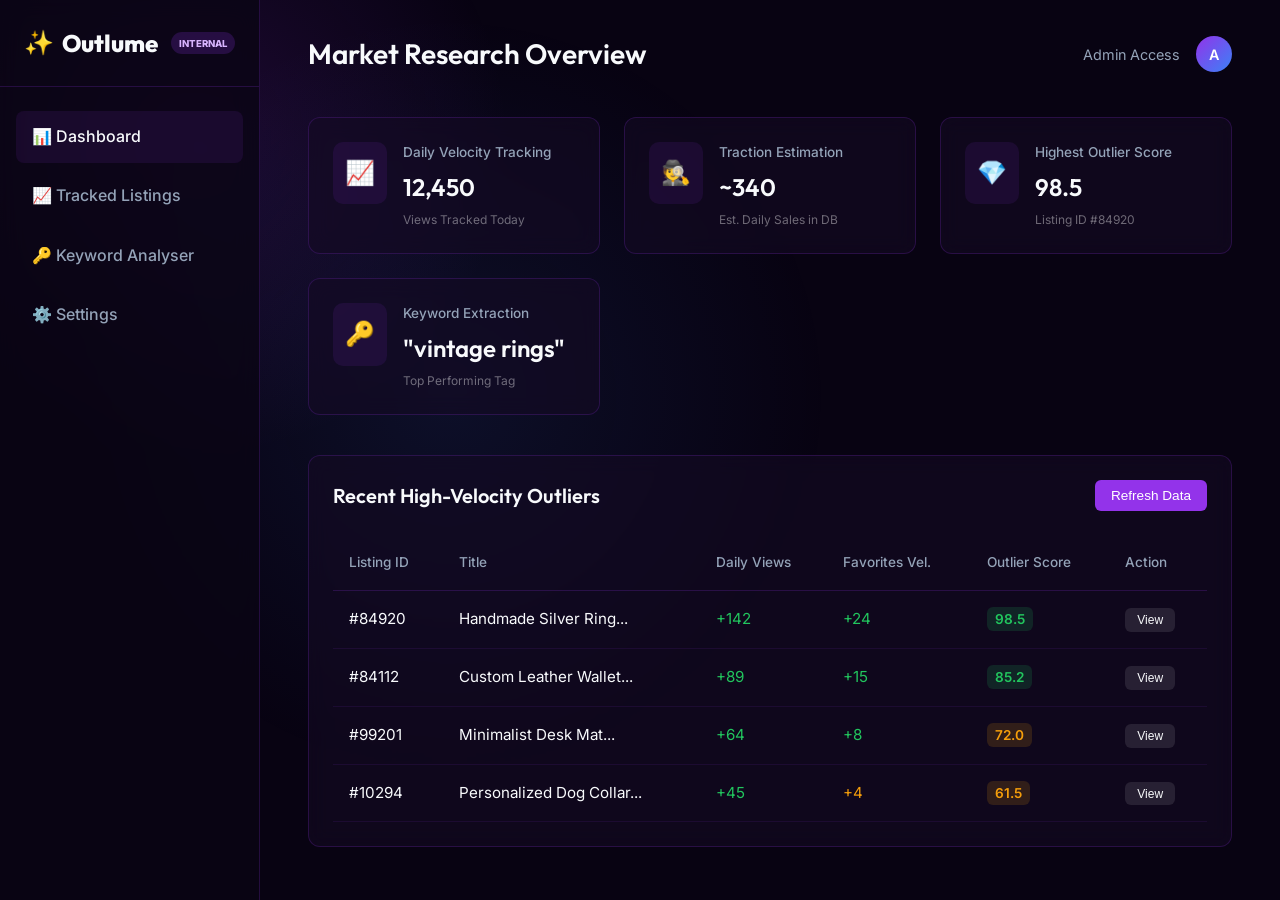
<file: index.html>
<!DOCTYPE html>
<html lang="en">

<head>
    <meta charset="UTF-8">
    <meta name="viewport" content="width=device-width, initial-scale=1.0">
    <title>Outlume Dashboard - Internal Tools</title>
    <link rel="stylesheet" href="index.css">
    <link
        href="https://fonts.googleapis.com/css2?family=Outfit:wght@300;400;600;800&family=Inter:wght@300;400;500;600&display=swap"
        rel="stylesheet">
</head>

<body>
    <div class="glow-bg"></div>
    <div class="app-container">
        <!-- Sidebar -->
        <aside class="sidebar">
            <div class="logo">
                <span class="logo-icon">✨</span>
                <span class="logo-text">Outlume</span>
                <span class="badge">INTERNAL</span>
            </div>
            <nav class="side-nav">
                <a href="index.html" class="nav-item active">📊 Dashboard</a>
                <a href="tracking_listings.html" class="nav-item">📈 Tracked Listings</a>
                <a href="keyword_analyser.html" class="nav-item">🔑 Keyword Analyser</a>
                <a href="settings.html" class="nav-item">⚙️ Settings</a>
            </nav>
        </aside>

        <!-- Main Content -->
        <main class="main-content">
            <header class="top-header">
                <h2>Market Research Overview</h2>
                <div class="user-profile">
                    <span>Admin Access</span>
                    <div class="avatar">A</div>
                </div>
            </header>

            <!-- KPI Cards -->
            <section class="kpi-grid">
                <div class="kpi-card">
                    <div class="kpi-icon">📈</div>
                    <div class="kpi-info">
                        <h3>Daily Velocity Tracking</h3>
                        <p class="kpi-value">12,450</p>
                        <p class="kpi-label">Views Tracked Today</p>
                    </div>
                </div>
                <div class="kpi-card">
                    <div class="kpi-icon">🕵️</div>
                    <div class="kpi-info">
                        <h3>Traction Estimation</h3>
                        <p class="kpi-value">~340</p>
                        <p class="kpi-label">Est. Daily Sales in DB</p>
                    </div>
                </div>
                <div class="kpi-card">
                    <div class="kpi-icon">💎</div>
                    <div class="kpi-info">
                        <h3>Highest Outlier Score</h3>
                        <p class="kpi-value">98.5</p>
                        <p class="kpi-label">Listing ID #84920</p>
                    </div>
                </div>
                <div class="kpi-card">
                    <div class="kpi-icon">🔑</div>
                    <div class="kpi-info">
                        <h3>Keyword Extraction</h3>
                        <p class="kpi-value">"vintage rings"</p>
                        <p class="kpi-label">Top Performing Tag</p>
                    </div>
                </div>
            </section>

            <!-- Data Table -->
            <section class="data-section">
                <div class="section-header">
                    <h3>Recent High-Velocity Outliers</h3>
                    <button class="btn btn-sm btn-primary">Refresh Data</button>
                </div>
                <div class="table-container">
                    <table class="data-table">
                        <thead>
                            <tr>
                                <th>Listing ID</th>
                                <th>Title</th>
                                <th>Daily Views</th>
                                <th>Favorites Vel.</th>
                                <th>Outlier Score</th>
                                <th>Action</th>
                            </tr>
                        </thead>
                        <tbody>
                            <tr>
                                <td>#84920</td>
                                <td>Handmade Silver Ring...</td>
                                <td><span class="text-green">+142</span></td>
                                <td><span class="text-green">+24</span></td>
                                <td><span class="score high">98.5</span></td>
                                <td><button class="btn btn-xs">View</button></td>
                            </tr>
                            <tr>
                                <td>#84112</td>
                                <td>Custom Leather Wallet...</td>
                                <td><span class="text-green">+89</span></td>
                                <td><span class="text-green">+15</span></td>
                                <td><span class="score high">85.2</span></td>
                                <td><button class="btn btn-xs">View</button></td>
                            </tr>
                            <tr>
                                <td>#99201</td>
                                <td>Minimalist Desk Mat...</td>
                                <td><span class="text-green">+64</span></td>
                                <td><span class="text-green">+8</span></td>
                                <td><span class="score medium">72.0</span></td>
                                <td><button class="btn btn-xs">View</button></td>
                            </tr>
                            <tr>
                                <td>#10294</td>
                                <td>Personalized Dog Collar...</td>
                                <td><span class="text-green">+45</span></td>
                                <td><span class="text-yellow">+4</span></td>
                                <td><span class="score medium">61.5</span></td>
                                <td><button class="btn btn-xs">View</button></td>
                            </tr>
                        </tbody>
                    </table>
                </div>
            </section>
        </main>
    </div>
</body>

</html>
</file>
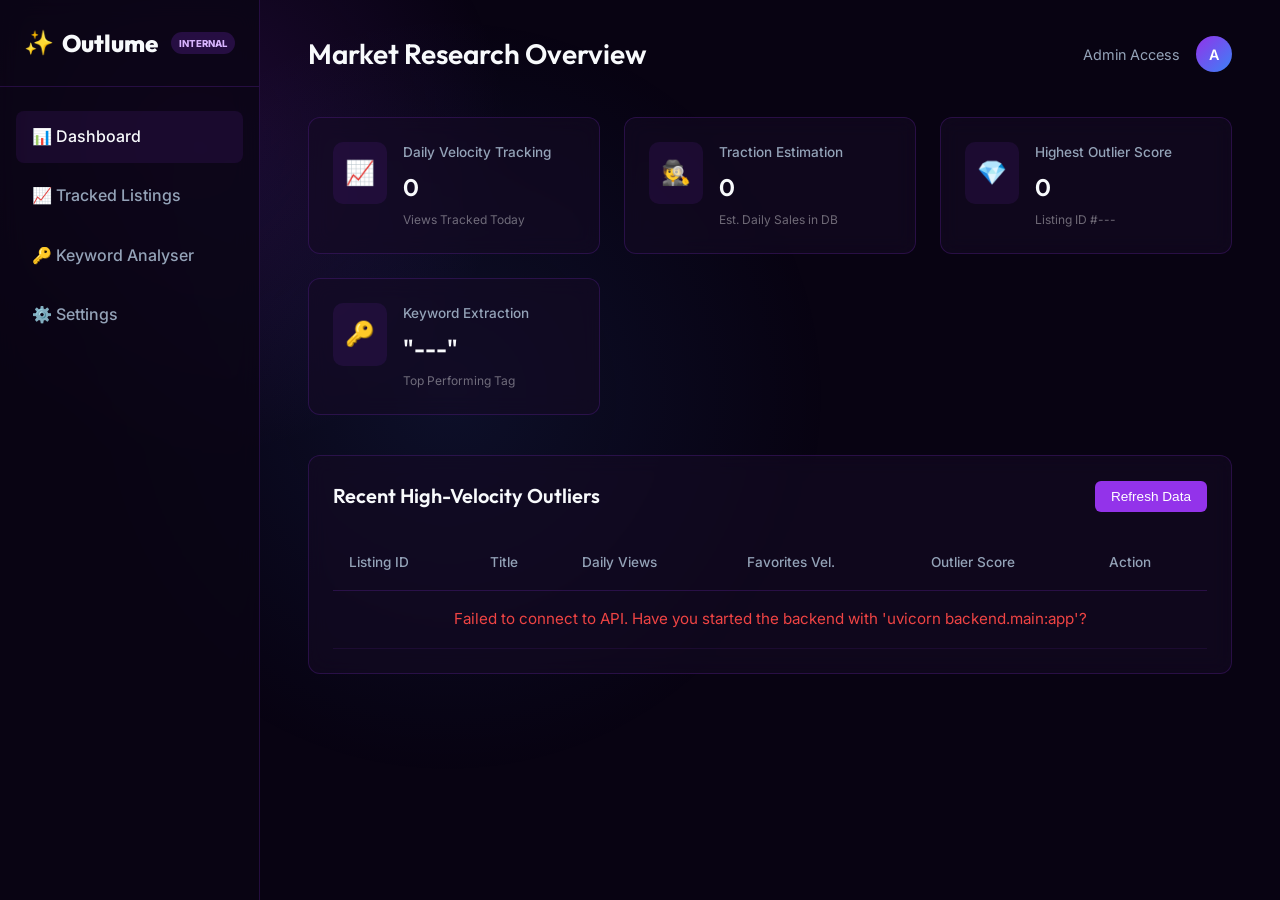
<file: frontend/index.html>
<!DOCTYPE html>
<html lang="en">

<head>
    <meta charset="UTF-8">
    <meta name="viewport" content="width=device-width, initial-scale=1.0">
    <title>Outlume Dashboard - Internal Tools</title>
    <link rel="stylesheet" href="assets/index.css">
    <link
        href="https://fonts.googleapis.com/css2?family=Outfit:wght@300;400;600;800&family=Inter:wght@300;400;500;600&display=swap"
        rel="stylesheet">
</head>

<body>
    <div class="glow-bg"></div>
    <div class="app-container">
        <!-- Sidebar -->
        <aside class="sidebar">
            <div class="logo">
                <span class="logo-icon">✨</span>
                <span class="logo-text">Outlume</span>
                <span class="badge">INTERNAL</span>
            </div>
            <nav class="side-nav">
                <a href="index.html" class="nav-item active">📊 Dashboard</a>
                <a href="tracking_listings.html" class="nav-item">📈 Tracked Listings</a>
                <a href="keyword_analyser.html" class="nav-item">🔑 Keyword Analyser</a>
                <a href="settings.html" class="nav-item">⚙️ Settings</a>
            </nav>
        </aside>

        <!-- Main Content -->
        <main class="main-content">
            <header class="top-header">
                <h2>Market Research Overview</h2>
                <div class="user-profile">
                    <span>Admin Access</span>
                    <div class="avatar">A</div>
                </div>
            </header>

            <!-- KPI Cards -->
            <section class="kpi-grid">
                <div class="kpi-card">
                    <div class="kpi-icon">📈</div>
                    <div class="kpi-info">
                        <h3>Daily Velocity Tracking</h3>
                        <p class="kpi-value" id="kpi-views">0</p>
                        <p class="kpi-label">Views Tracked Today</p>
                    </div>
                </div>
                <div class="kpi-card">
                    <div class="kpi-icon">🕵️</div>
                    <div class="kpi-info">
                        <h3>Traction Estimation</h3>
                        <p class="kpi-value" id="kpi-sales">0</p>
                        <p class="kpi-label">Est. Daily Sales in DB</p>
                    </div>
                </div>
                <div class="kpi-card">
                    <div class="kpi-icon">💎</div>
                    <div class="kpi-info">
                        <h3>Highest Outlier Score</h3>
                        <p class="kpi-value" id="kpi-score">0</p>
                        <p class="kpi-label" id="kpi-score-label">Listing ID #---</p>
                    </div>
                </div>
                <div class="kpi-card">
                    <div class="kpi-icon">🔑</div>
                    <div class="kpi-info">
                        <h3>Keyword Extraction</h3>
                        <p class="kpi-value" id="kpi-tag">"---"</p>
                        <p class="kpi-label">Top Performing Tag</p>
                    </div>
                </div>
            </section>

            <!-- Data Table -->
            <section class="data-section">
                <div class="section-header">
                    <h3>Recent High-Velocity Outliers</h3>
                    <button class="btn btn-sm btn-primary">Refresh Data</button>
                </div>
                <div class="table-container">
                    <table class="data-table">
                        <thead>
                            <tr>
                                <th>Listing ID</th>
                                <th>Title</th>
                                <th>Daily Views</th>
                                <th>Favorites Vel.</th>
                                <th>Outlier Score</th>
                                <th>Action</th>
                            </tr>
                        </thead>
                        <tbody id="outliers-table-body">
                            <!-- Populated by JS -->
                        </tbody>
                    </table>
                </div>
            </section>
        </main>
    </div>
    
    <script src="assets/js/api.js"></script>
    <script src="assets/js/dashboard.js"></script>
</body>

</html>
</file>
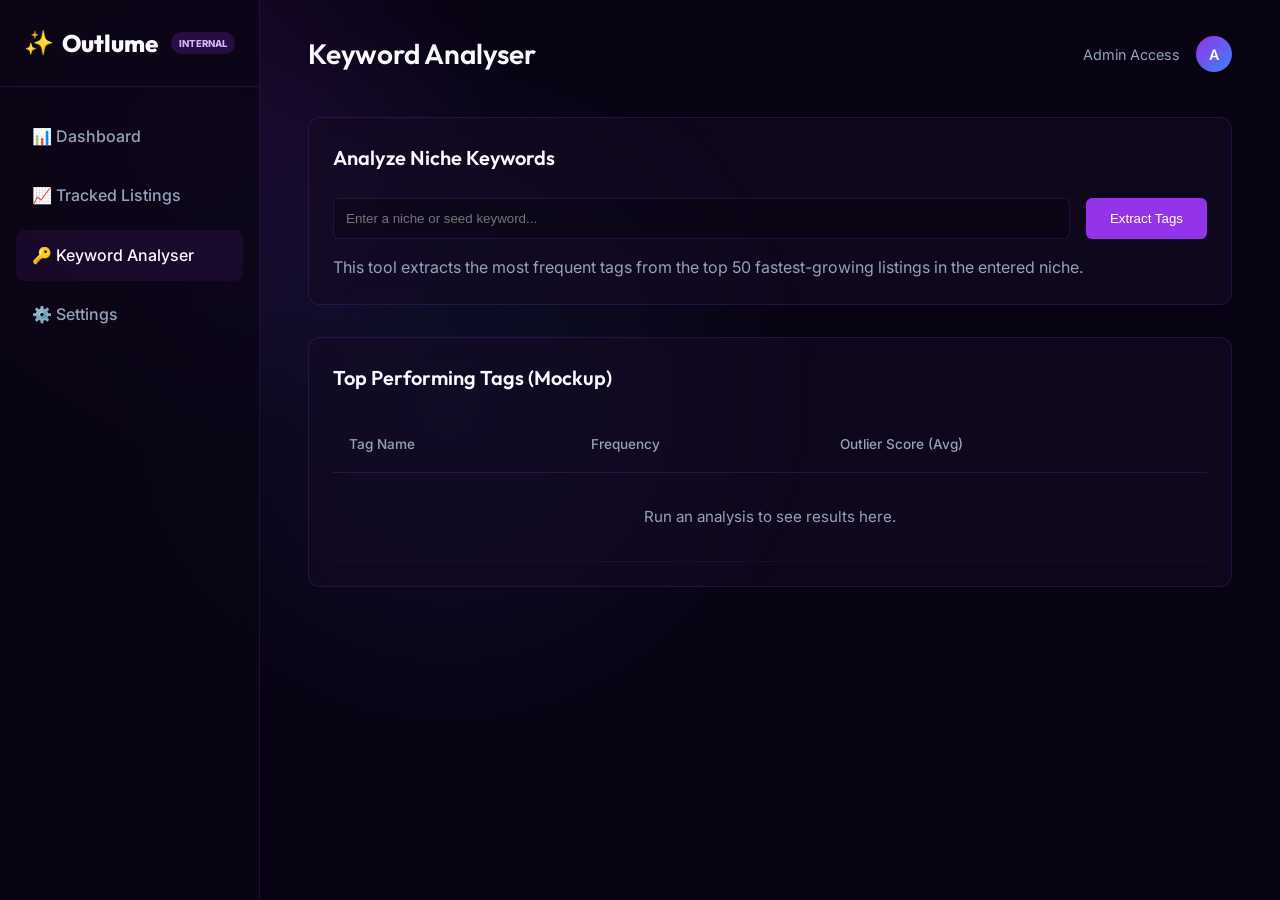
<file: keyword_analyser.html>
<!DOCTYPE html>
<html lang="en">

<head>
    <meta charset="UTF-8">
    <meta name="viewport" content="width=device-width, initial-scale=1.0">
    <title>Keyword Analyser - Outlume</title>
    <link rel="stylesheet" href="index.css">
    <link
        href="https://fonts.googleapis.com/css2?family=Outfit:wght@300;400;600;800&family=Inter:wght@300;400;500;600&display=swap"
        rel="stylesheet">
</head>

<body>
    <div class="glow-bg"></div>
    <div class="app-container">
        <!-- Sidebar -->
        <aside class="sidebar">
            <div class="logo">
                <span class="logo-icon">✨</span>
                <span class="logo-text">Outlume</span>
                <span class="badge">INTERNAL</span>
            </div>
            <nav class="side-nav">
                <a href="index.html" class="nav-item">📊 Dashboard</a>
                <a href="tracking_listings.html" class="nav-item">📈 Tracked Listings</a>
                <a href="keyword_analyser.html" class="nav-item active">🔑 Keyword Analyser</a>
                <a href="settings.html" class="nav-item">⚙️ Settings</a>
            </nav>
        </aside>

        <!-- Main Content -->
        <main class="main-content">
            <header class="top-header">
                <h2>Keyword Analyser</h2>
                <div class="user-profile">
                    <span>Admin Access</span>
                    <div class="avatar">A</div>
                </div>
            </header>

            <section class="data-section" style="margin-bottom: 2rem;">
                <div class="section-header">
                    <h3>Analyze Niche Keywords</h3>
                </div>
                <div style="display: flex; gap: 1rem; margin-bottom: 1rem;">
                    <input type="text" placeholder="Enter a niche or seed keyword..." style="flex: 1; padding: 0.75rem; border-radius: 6px; border: 1px solid var(--surface-border); background: rgba(0,0,0,0.2); color: white;">
                    <button class="btn btn-primary" style="padding: 0 1.5rem;">Extract Tags</button>
                </div>
                <p style="color: var(--text-muted);">This tool extracts the most frequent tags from the top 50 fastest-growing listings in the entered niche.</p>
            </section>
            
            <section class="data-section">
                <div class="section-header">
                    <h3>Top Performing Tags (Mockup)</h3>
                </div>
                <div class="table-container">
                    <table class="data-table">
                        <thead>
                            <tr>
                                <th>Tag Name</th>
                                <th>Frequency</th>
                                <th>Outlier Score (Avg)</th>
                            </tr>
                        </thead>
                        <tbody>
                            <tr>
                                <td colspan="3" style="text-align: center; color: var(--text-muted); padding: 2rem;">Run an analysis to see results here.</td>
                            </tr>
                        </tbody>
                    </table>
                </div>
            </section>
        </main>
    </div>
</body>

</html>
</file>
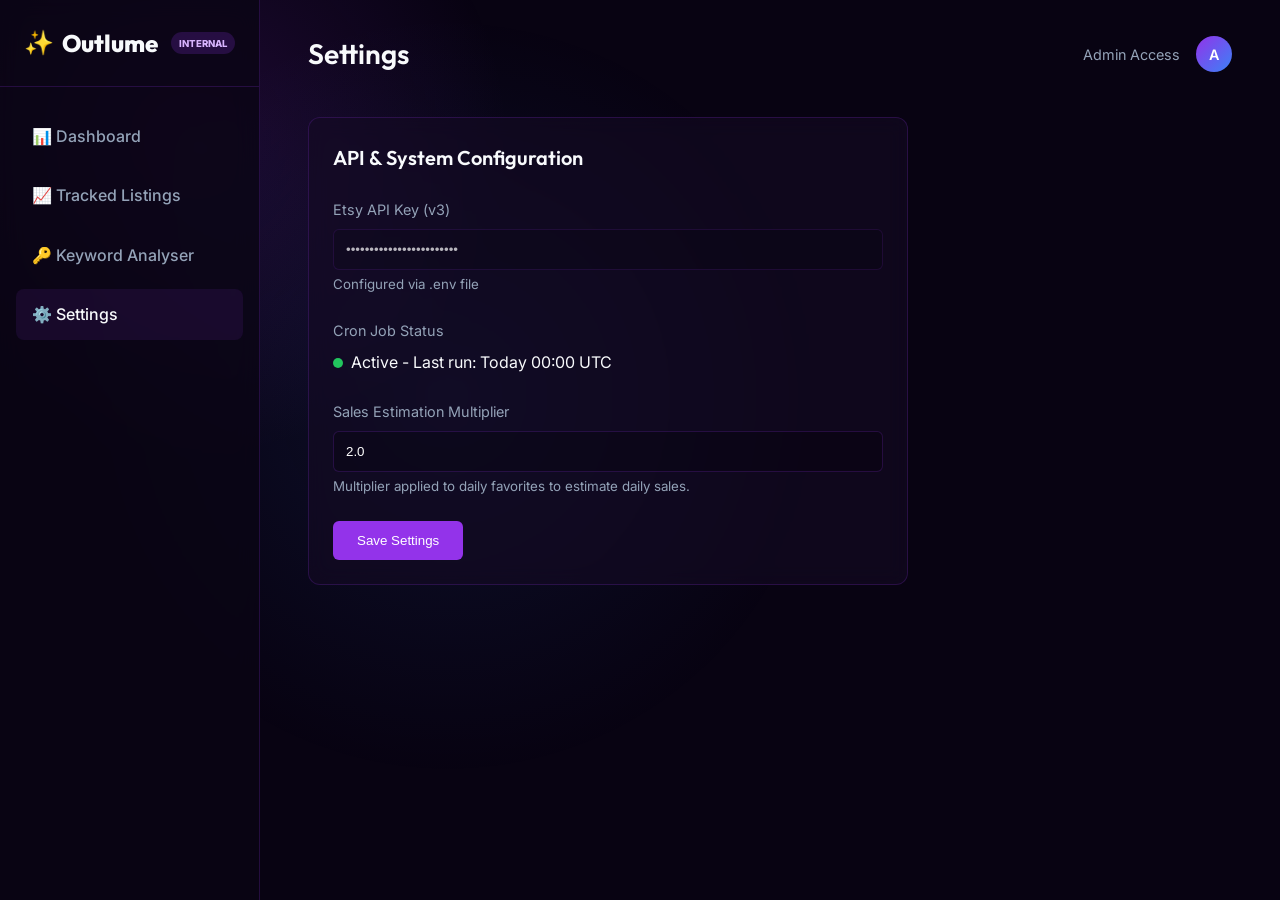
<file: settings.html>
<!DOCTYPE html>
<html lang="en">

<head>
    <meta charset="UTF-8">
    <meta name="viewport" content="width=device-width, initial-scale=1.0">
    <title>Settings - Outlume</title>
    <link rel="stylesheet" href="index.css">
    <link
        href="https://fonts.googleapis.com/css2?family=Outfit:wght@300;400;600;800&family=Inter:wght@300;400;500;600&display=swap"
        rel="stylesheet">
</head>

<body>
    <div class="glow-bg"></div>
    <div class="app-container">
        <!-- Sidebar -->
        <aside class="sidebar">
            <div class="logo">
                <span class="logo-icon">✨</span>
                <span class="logo-text">Outlume</span>
                <span class="badge">INTERNAL</span>
            </div>
            <nav class="side-nav">
                <a href="index.html" class="nav-item">📊 Dashboard</a>
                <a href="tracking_listings.html" class="nav-item">📈 Tracked Listings</a>
                <a href="keyword_analyser.html" class="nav-item">🔑 Keyword Analyser</a>
                <a href="settings.html" class="nav-item active">⚙️ Settings</a>
            </nav>
        </aside>

        <!-- Main Content -->
        <main class="main-content">
            <header class="top-header">
                <h2>Settings</h2>
                <div class="user-profile">
                    <span>Admin Access</span>
                    <div class="avatar">A</div>
                </div>
            </header>

            <section class="data-section" style="max-width: 600px;">
                <div class="section-header">
                    <h3>API & System Configuration</h3>
                </div>
                
                <div style="margin-bottom: 1.5rem;">
                    <label style="display: block; margin-bottom: 0.5rem; color: var(--text-muted); font-size: 0.9rem;">Etsy API Key (v3)</label>
                    <input type="password" value="************************" disabled style="width: 100%; padding: 0.75rem; border-radius: 6px; border: 1px solid var(--surface-border); background: rgba(0,0,0,0.2); color: white; opacity: 0.7;">
                    <small style="color: var(--text-muted); display: block; margin-top: 0.25rem;">Configured via .env file</small>
                </div>

                <div style="margin-bottom: 1.5rem;">
                    <label style="display: block; margin-bottom: 0.5rem; color: var(--text-muted); font-size: 0.9rem;">Cron Job Status</label>
                    <div style="display: flex; align-items: center; gap: 0.5rem;">
                        <span style="display: inline-block; width: 10px; height: 10px; border-radius: 50%; background: var(--success);"></span>
                        <span>Active - Last run: Today 00:00 UTC</span>
                    </div>
                </div>
                
                <div style="margin-bottom: 1.5rem;">
                    <label style="display: block; margin-bottom: 0.5rem; color: var(--text-muted); font-size: 0.9rem;">Sales Estimation Multiplier</label>
                    <input type="number" value="2.0" step="0.1" style="width: 100%; padding: 0.75rem; border-radius: 6px; border: 1px solid var(--surface-border); background: rgba(0,0,0,0.2); color: white;">
                    <small style="color: var(--text-muted); display: block; margin-top: 0.25rem;">Multiplier applied to daily favorites to estimate daily sales.</small>
                </div>

                <button class="btn btn-primary" style="padding: 0.75rem 1.5rem;">Save Settings</button>
            </section>
        </main>
    </div>
</body>

</html>
</file>
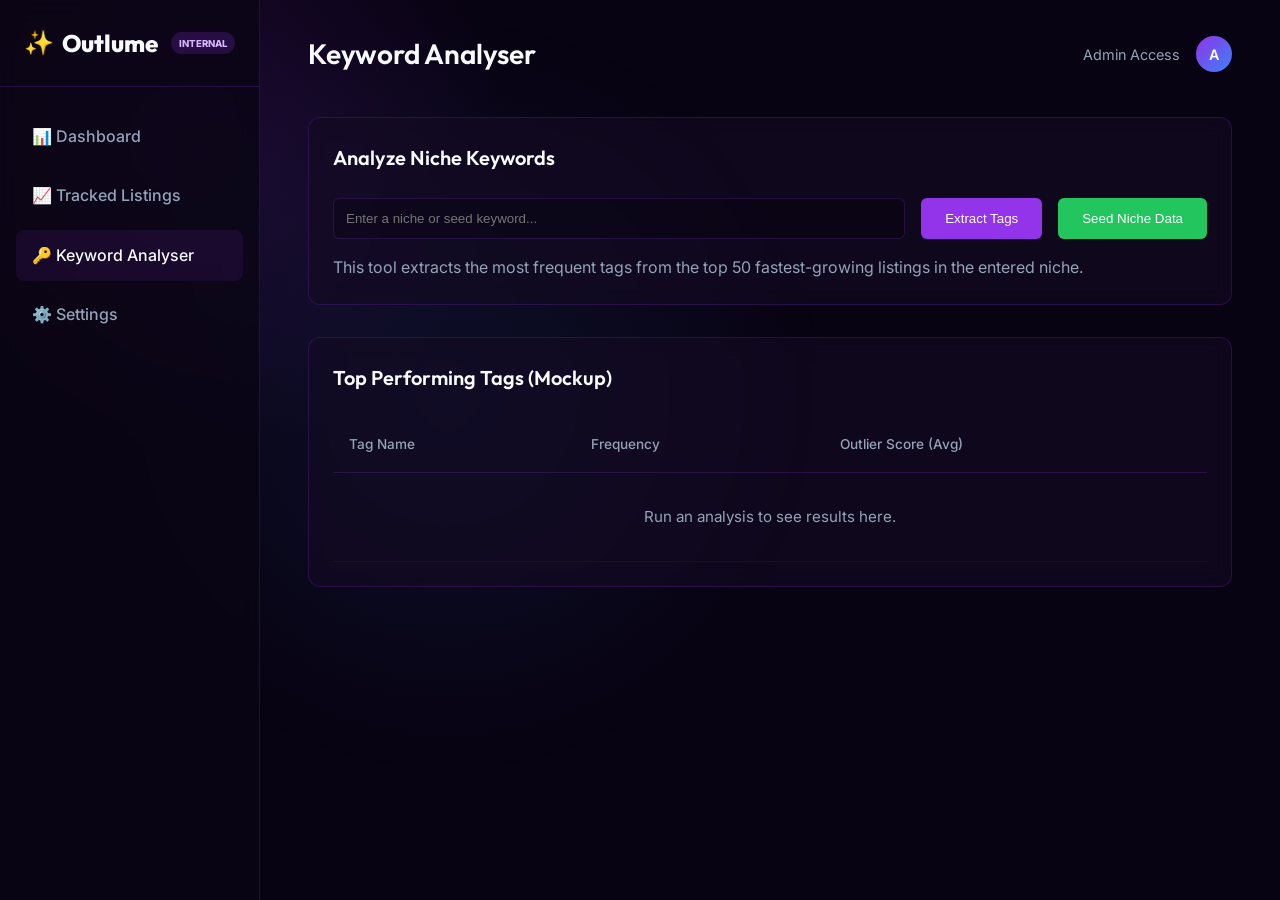
<file: frontend/keyword_analyser.html>
<!DOCTYPE html>
<html lang="en">

<head>
    <meta charset="UTF-8">
    <meta name="viewport" content="width=device-width, initial-scale=1.0">
    <title>Keyword Analyser - Outlume</title>
    <link rel="stylesheet" href="assets/index.css">
    <link
        href="https://fonts.googleapis.com/css2?family=Outfit:wght@300;400;600;800&family=Inter:wght@300;400;500;600&display=swap"
        rel="stylesheet">
</head>

<body>
    <div class="glow-bg"></div>
    <div class="app-container">
        <!-- Sidebar -->
        <aside class="sidebar">
            <div class="logo">
                <span class="logo-icon">✨</span>
                <span class="logo-text">Outlume</span>
                <span class="badge">INTERNAL</span>
            </div>
            <nav class="side-nav">
                <a href="index.html" class="nav-item">📊 Dashboard</a>
                <a href="tracking_listings.html" class="nav-item">📈 Tracked Listings</a>
                <a href="keyword_analyser.html" class="nav-item active">🔑 Keyword Analyser</a>
                <a href="settings.html" class="nav-item">⚙️ Settings</a>
            </nav>
        </aside>

        <!-- Main Content -->
        <main class="main-content">
            <header class="top-header">
                <h2>Keyword Analyser</h2>
                <div class="user-profile">
                    <span>Admin Access</span>
                    <div class="avatar">A</div>
                </div>
            </header>

            <section class="data-section" style="margin-bottom: 2rem;">
                <div class="section-header">
                    <h3>Analyze Niche Keywords</h3>
                </div>
                <div style="display: flex; gap: 1rem; margin-bottom: 1rem;">
                    <input type="text" id="niche-input" placeholder="Enter a niche or seed keyword..." style="flex: 1; padding: 0.75rem; border-radius: 6px; border: 1px solid var(--surface-border); background: rgba(0,0,0,0.2); color: white;">
                    <button class="btn btn-primary" id="extract-btn" style="padding: 0 1.5rem;">Extract Tags</button>
                    <button class="btn btn-primary" id="seed-btn" style="padding: 0 1.5rem; background: var(--success); border-color: var(--success);">Seed Niche Data</button>
                </div>
                <p style="color: var(--text-muted);">This tool extracts the most frequent tags from the top 50 fastest-growing listings in the entered niche.</p>
            </section>
            
            <section class="data-section">
                <div class="section-header">
                    <h3>Top Performing Tags (Mockup)</h3>
                </div>
                <div class="table-container">
                    <table class="data-table">
                        <thead>
                            <tr>
                                <th>Tag Name</th>
                                <th>Frequency</th>
                                <th>Outlier Score (Avg)</th>
                            </tr>
                        </thead>
                        <tbody id="tags-table-body">
                            <tr>
                                <td colspan="3" style="text-align: center; color: var(--text-muted); padding: 2rem;">Run an analysis to see results here.</td>
                            </tr>
                        </tbody>
                    </table>
                </div>
            </section>
        </main>
    </div>
    <script src="assets/js/api.js"></script>
    <script src="assets/js/keywords.js"></script>
</body>

</html>
</file>
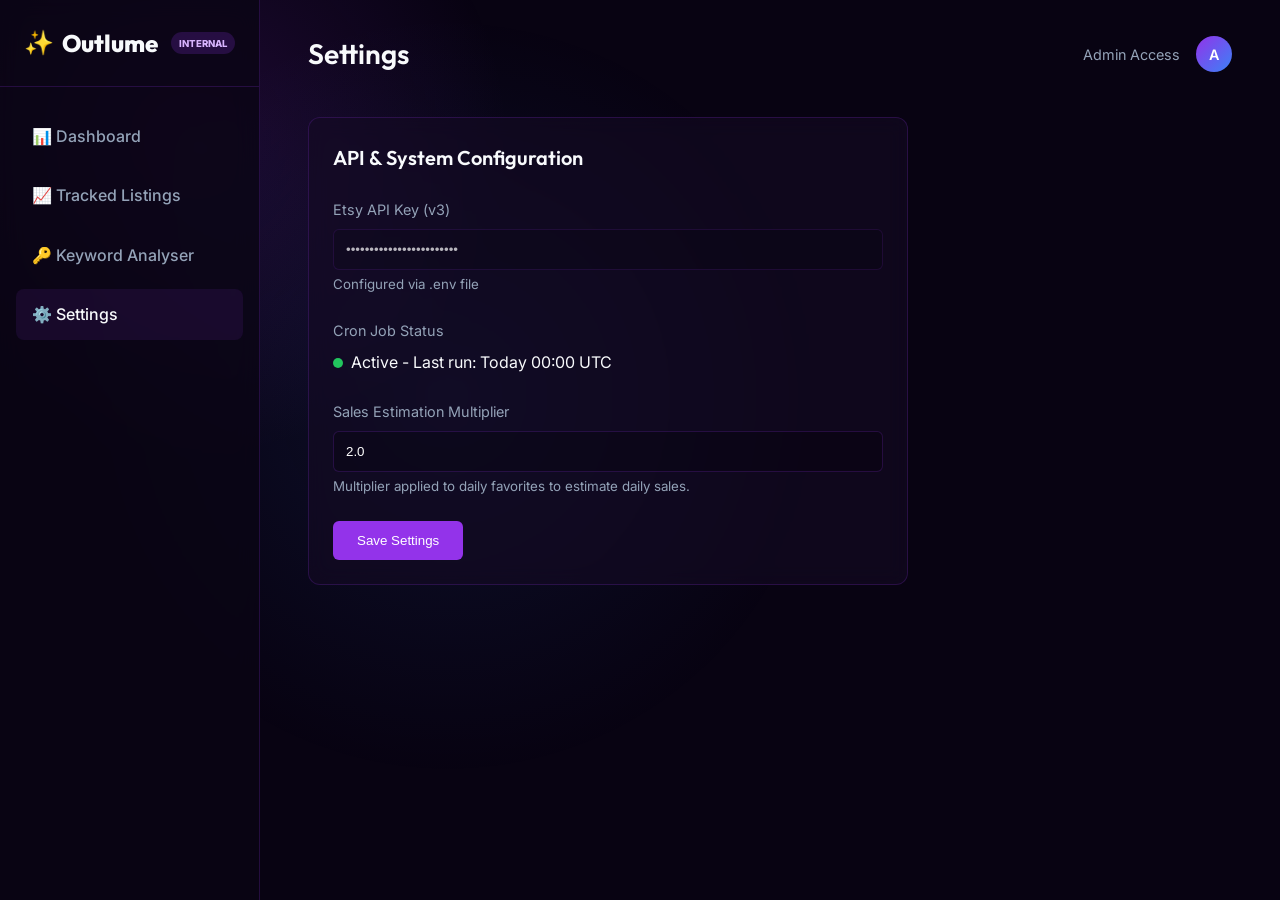
<file: frontend/settings.html>
<!DOCTYPE html>
<html lang="en">

<head>
    <meta charset="UTF-8">
    <meta name="viewport" content="width=device-width, initial-scale=1.0">
    <title>Settings - Outlume</title>
    <link rel="stylesheet" href="assets/index.css">
    <link
        href="https://fonts.googleapis.com/css2?family=Outfit:wght@300;400;600;800&family=Inter:wght@300;400;500;600&display=swap"
        rel="stylesheet">
</head>

<body>
    <div class="glow-bg"></div>
    <div class="app-container">
        <!-- Sidebar -->
        <aside class="sidebar">
            <div class="logo">
                <span class="logo-icon">✨</span>
                <span class="logo-text">Outlume</span>
                <span class="badge">INTERNAL</span>
            </div>
            <nav class="side-nav">
                <a href="index.html" class="nav-item">📊 Dashboard</a>
                <a href="tracking_listings.html" class="nav-item">📈 Tracked Listings</a>
                <a href="keyword_analyser.html" class="nav-item">🔑 Keyword Analyser</a>
                <a href="settings.html" class="nav-item active">⚙️ Settings</a>
            </nav>
        </aside>

        <!-- Main Content -->
        <main class="main-content">
            <header class="top-header">
                <h2>Settings</h2>
                <div class="user-profile">
                    <span>Admin Access</span>
                    <div class="avatar">A</div>
                </div>
            </header>

            <section class="data-section" style="max-width: 600px;">
                <div class="section-header">
                    <h3>API & System Configuration</h3>
                </div>
                
                <div style="margin-bottom: 1.5rem;">
                    <label style="display: block; margin-bottom: 0.5rem; color: var(--text-muted); font-size: 0.9rem;">Etsy API Key (v3)</label>
                    <input type="password" value="************************" disabled style="width: 100%; padding: 0.75rem; border-radius: 6px; border: 1px solid var(--surface-border); background: rgba(0,0,0,0.2); color: white; opacity: 0.7;">
                    <small style="color: var(--text-muted); display: block; margin-top: 0.25rem;">Configured via .env file</small>
                </div>

                <div style="margin-bottom: 1.5rem;">
                    <label style="display: block; margin-bottom: 0.5rem; color: var(--text-muted); font-size: 0.9rem;">Cron Job Status</label>
                    <div style="display: flex; align-items: center; gap: 0.5rem;">
                        <span style="display: inline-block; width: 10px; height: 10px; border-radius: 50%; background: var(--success);"></span>
                        <span>Active - Last run: Today 00:00 UTC</span>
                    </div>
                </div>
                
                <div style="margin-bottom: 1.5rem;">
                    <label style="display: block; margin-bottom: 0.5rem; color: var(--text-muted); font-size: 0.9rem;">Sales Estimation Multiplier</label>
                    <input type="number" value="2.0" step="0.1" style="width: 100%; padding: 0.75rem; border-radius: 6px; border: 1px solid var(--surface-border); background: rgba(0,0,0,0.2); color: white;">
                    <small style="color: var(--text-muted); display: block; margin-top: 0.25rem;">Multiplier applied to daily favorites to estimate daily sales.</small>
                </div>

                <button id="save-btn" class="btn btn-primary" style="padding: 0.75rem 1.5rem;">Save Settings</button>
            </section>
        </main>
    </div>
    <script>
        document.getElementById('save-btn').addEventListener('click', () => {
            const btn = document.getElementById('save-btn');
            btn.innerText = "Settings Saved!";
            btn.style.background = "var(--success)";
            btn.style.borderColor = "var(--success)";
            setTimeout(() => {
                btn.innerText = "Save Settings";
                btn.style.background = "var(--primary)";
                btn.style.borderColor = "var(--primary)";
            }, 2000);
        });
    </script>
</body>

</html>
</file>
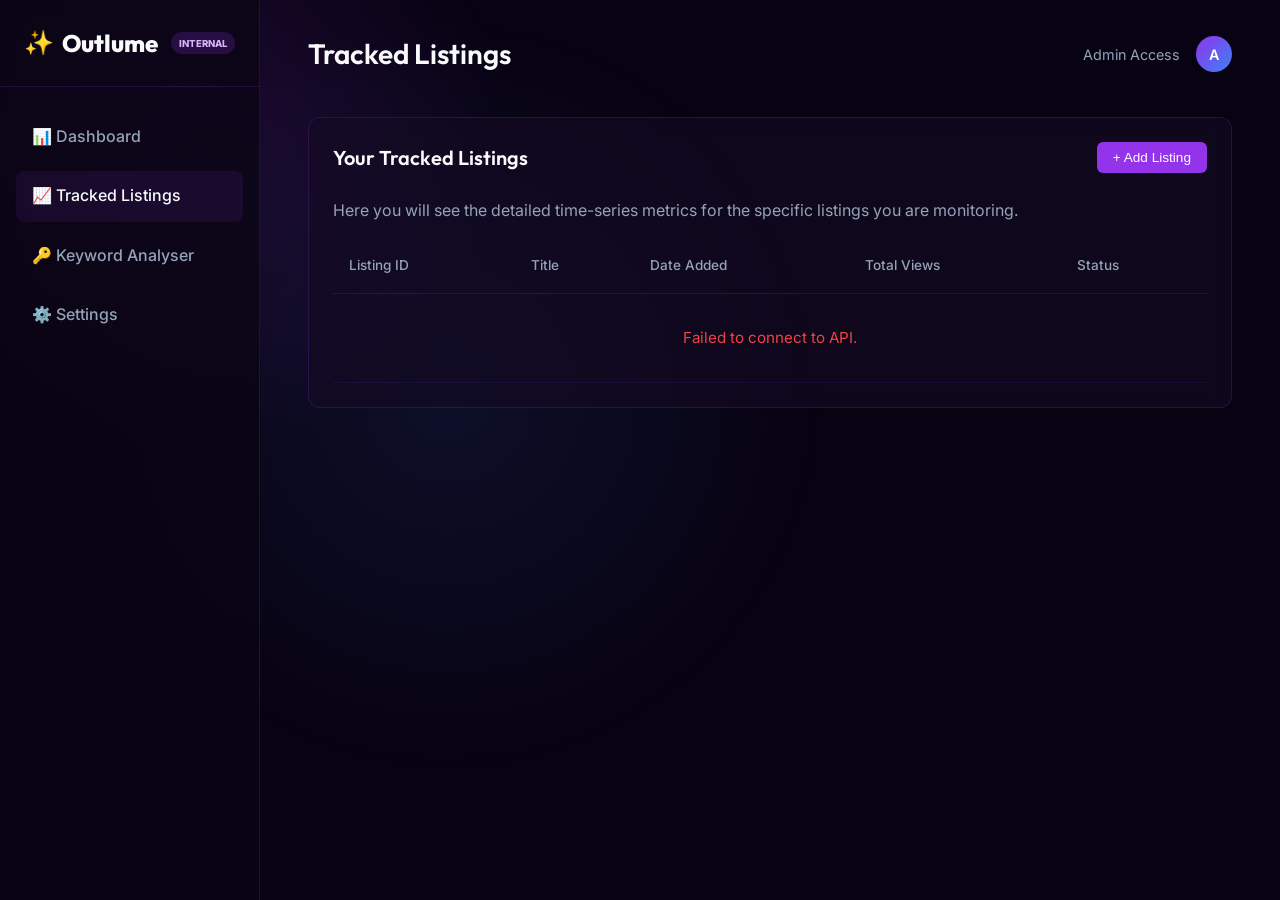
<file: frontend/tracking_listings.html>
<!DOCTYPE html>
<html lang="en">

<head>
    <meta charset="UTF-8">
    <meta name="viewport" content="width=device-width, initial-scale=1.0">
    <title>Tracked Listings - Outlume</title>
    <link rel="stylesheet" href="assets/index.css">
    <link
        href="https://fonts.googleapis.com/css2?family=Outfit:wght@300;400;600;800&family=Inter:wght@300;400;500;600&display=swap"
        rel="stylesheet">
</head>

<body>
    <div class="glow-bg"></div>
    <div class="app-container">
        <!-- Sidebar -->
        <aside class="sidebar">
            <div class="logo">
                <span class="logo-icon">✨</span>
                <span class="logo-text">Outlume</span>
                <span class="badge">INTERNAL</span>
            </div>
            <nav class="side-nav">
                <a href="index.html" class="nav-item">📊 Dashboard</a>
                <a href="tracking_listings.html" class="nav-item active">📈 Tracked Listings</a>
                <a href="keyword_analyser.html" class="nav-item">🔑 Keyword Analyser</a>
                <a href="settings.html" class="nav-item">⚙️ Settings</a>
            </nav>
        </aside>

        <!-- Main Content -->
        <main class="main-content">
            <header class="top-header">
                <h2>Tracked Listings</h2>
                <div class="user-profile">
                    <span>Admin Access</span>
                    <div class="avatar">A</div>
                </div>
            </header>

            <section class="data-section">
                <div class="section-header">
                    <h3>Your Tracked Listings</h3>
                    <button class="btn btn-sm btn-primary">+ Add Listing</button>
                </div>
                <p style="color: var(--text-muted); margin-bottom: 1rem;">Here you will see the detailed time-series metrics for the specific listings you are monitoring.</p>
                <div class="table-container">
                    <table class="data-table">
                        <thead>
                            <tr>
                                <th>Listing ID</th>
                                <th>Title</th>
                                <th>Date Added</th>
                                <th>Total Views</th>
                                <th>Status</th>
                            </tr>
                        </thead>
                        <tbody id="tracked-table-body">
                            <tr>
                                <td colspan="5" style="text-align: center; color: var(--text-muted); padding: 2rem;">No tracked listings yet. Add one to start monitoring!</td>
                            </tr>
                        </tbody>
                    </table>
                </div>
            </section>
        </main>
    </div>
    
    <script src="assets/js/api.js"></script>
    <script src="assets/js/tracking.js"></script>
</body>

</html>
</file>
<file: index.css>
:root {
    --bg-color: #080312;
    --surface-color: rgba(20, 10, 35, 0.6);
    --surface-border: rgba(147, 51, 234, 0.2);
    --primary-color: #9333ea;
    --primary-hover: #a855f7;
    --accent-color: #3b82f6;
    --text-main: #f8fafc;
    --text-muted: #94a3b8;
    --font-heading: 'Outfit', sans-serif;
    --font-body: 'Inter', sans-serif;
    
    --success: #22c55e;
    --warning: #f59e0b;
}

* {
    margin: 0;
    padding: 0;
    box-sizing: border-box;
}

body {
    background-color: var(--bg-color);
    color: var(--text-main);
    font-family: var(--font-body);
    line-height: 1.6;
    overflow-x: hidden;
}

/* Background Glow */
.glow-bg {
    position: fixed;
    top: -20%;
    left: -10%;
    width: 50vw;
    height: 50vw;
    background: radial-gradient(circle, rgba(147,51,234,0.15) 0%, rgba(8,3,18,0) 70%);
    z-index: -1;
    pointer-events: none;
}
.glow-bg::after {
    content: '';
    position: absolute;
    bottom: -50%;
    right: -50%;
    width: 60vw;
    height: 60vw;
    background: radial-gradient(circle, rgba(59,130,246,0.1) 0%, rgba(8,3,18,0) 70%);
}

.app-container {
    display: flex;
    height: 100vh;
}

/* Sidebar */
.sidebar {
    width: 260px;
    background: rgba(10, 5, 20, 0.8);
    border-right: 1px solid var(--surface-border);
    backdrop-filter: blur(12px);
    display: flex;
    flex-direction: column;
}

.logo {
    padding: 1.5rem;
    display: flex;
    align-items: center;
    gap: 0.5rem;
    border-bottom: 1px solid var(--surface-border);
}

.logo-icon { font-size: 1.5rem; }

.logo-text {
    font-family: var(--font-heading);
    font-size: 1.5rem;
    font-weight: 800;
}

.badge {
    background: rgba(147, 51, 234, 0.2);
    color: #d8b4fe;
    font-size: 0.6rem;
    padding: 0.2rem 0.5rem;
    border-radius: 9999px;
    font-weight: 800;
    margin-left: auto;
}

.side-nav {
    padding: 1.5rem 1rem;
    display: flex;
    flex-direction: column;
    gap: 0.5rem;
}

.nav-item {
    padding: 0.8rem 1rem;
    color: var(--text-muted);
    text-decoration: none;
    border-radius: 8px;
    transition: all 0.2s ease;
    display: flex;
    align-items: center;
    gap: 0.75rem;
    font-weight: 500;
}

.nav-item:hover, .nav-item.active {
    background: rgba(147, 51, 234, 0.1);
    color: var(--text-main);
}

/* Main Content */
.main-content {
    flex: 1;
    overflow-y: auto;
    padding: 2rem 3rem;
}

.top-header {
    display: flex;
    justify-content: space-between;
    align-items: center;
    margin-bottom: 2.5rem;
}

.top-header h2 {
    font-family: var(--font-heading);
    font-size: 1.75rem;
    font-weight: 600;
}

.user-profile {
    display: flex;
    align-items: center;
    gap: 1rem;
    color: var(--text-muted);
    font-size: 0.9rem;
}

.avatar {
    width: 36px;
    height: 36px;
    border-radius: 50%;
    background: linear-gradient(135deg, var(--primary-color), var(--accent-color));
    display: flex;
    align-items: center;
    justify-content: center;
    font-weight: 600;
    color: white;
}

/* KPI Cards */
.kpi-grid {
    display: grid;
    grid-template-columns: repeat(auto-fit, minmax(240px, 1fr));
    gap: 1.5rem;
    margin-bottom: 2.5rem;
}

.kpi-card {
    background: var(--surface-color);
    border: 1px solid var(--surface-border);
    padding: 1.5rem;
    border-radius: 12px;
    display: flex;
    align-items: flex-start;
    gap: 1rem;
    backdrop-filter: blur(10px);
}

.kpi-icon {
    font-size: 1.5rem;
    padding: 0.75rem;
    background: rgba(147, 51, 234, 0.1);
    border-radius: 10px;
}

.kpi-info h3 {
    font-size: 0.85rem;
    color: var(--text-muted);
    font-weight: 500;
    margin-bottom: 0.25rem;
}

.kpi-value {
    font-family: var(--font-heading);
    font-size: 1.5rem;
    font-weight: 600;
    color: var(--text-main);
}

.kpi-label {
    font-size: 0.75rem;
    color: rgba(255, 255, 255, 0.4);
    margin-top: 0.25rem;
}

/* Data Table */
.data-section {
    background: var(--surface-color);
    border: 1px solid var(--surface-border);
    border-radius: 12px;
    padding: 1.5rem;
    backdrop-filter: blur(10px);
}

.section-header {
    display: flex;
    justify-content: space-between;
    align-items: center;
    margin-bottom: 1.5rem;
}

.section-header h3 {
    font-family: var(--font-heading);
    font-size: 1.25rem;
    font-weight: 600;
}

.table-container {
    overflow-x: auto;
}

.data-table {
    width: 100%;
    border-collapse: collapse;
    text-align: left;
}

.data-table th {
    padding: 1rem;
    color: var(--text-muted);
    font-size: 0.85rem;
    font-weight: 500;
    border-bottom: 1px solid var(--surface-border);
}

.data-table td {
    padding: 1rem;
    font-size: 0.95rem;
    border-bottom: 1px solid rgba(147, 51, 234, 0.1);
}

.text-green { color: var(--success); }
.text-yellow { color: var(--warning); }

.score {
    padding: 0.25rem 0.5rem;
    border-radius: 6px;
    font-weight: 600;
    font-size: 0.85rem;
}

.score.high { background: rgba(34, 197, 94, 0.15); color: var(--success); }
.score.medium { background: rgba(245, 158, 11, 0.15); color: var(--warning); }

/* Buttons */
.btn {
    border: none;
    border-radius: 6px;
    cursor: pointer;
    font-weight: 500;
    transition: all 0.2s ease;
}

.btn-sm {
    padding: 0.5rem 1rem;
    font-size: 0.85rem;
}

.btn-xs {
    padding: 0.3rem 0.75rem;
    font-size: 0.75rem;
    background: rgba(255, 255, 255, 0.1);
    color: var(--text-main);
}

.btn-xs:hover { background: rgba(255, 255, 255, 0.2); }

.btn-primary {
    background: var(--primary-color);
    color: white;
}

.btn-primary:hover {
    background: var(--primary-hover);
}
</file>
<file: frontend/assets/index.css>
:root {
    --bg-color: #080312;
    --surface-color: rgba(20, 10, 35, 0.6);
    --surface-border: rgba(147, 51, 234, 0.2);
    --primary-color: #9333ea;
    --primary-hover: #a855f7;
    --accent-color: #3b82f6;
    --text-main: #f8fafc;
    --text-muted: #94a3b8;
    --font-heading: 'Outfit', sans-serif;
    --font-body: 'Inter', sans-serif;
    
    --success: #22c55e;
    --warning: #f59e0b;
}

* {
    margin: 0;
    padding: 0;
    box-sizing: border-box;
}

body {
    background-color: var(--bg-color);
    color: var(--text-main);
    font-family: var(--font-body);
    line-height: 1.6;
    overflow-x: hidden;
}

/* Background Glow */
.glow-bg {
    position: fixed;
    top: -20%;
    left: -10%;
    width: 50vw;
    height: 50vw;
    background: radial-gradient(circle, rgba(147,51,234,0.15) 0%, rgba(8,3,18,0) 70%);
    z-index: -1;
    pointer-events: none;
}
.glow-bg::after {
    content: '';
    position: absolute;
    bottom: -50%;
    right: -50%;
    width: 60vw;
    height: 60vw;
    background: radial-gradient(circle, rgba(59,130,246,0.1) 0%, rgba(8,3,18,0) 70%);
}

.app-container {
    display: flex;
    height: 100vh;
}

/* Sidebar */
.sidebar {
    width: 260px;
    background: rgba(10, 5, 20, 0.8);
    border-right: 1px solid var(--surface-border);
    backdrop-filter: blur(12px);
    display: flex;
    flex-direction: column;
}

.logo {
    padding: 1.5rem;
    display: flex;
    align-items: center;
    gap: 0.5rem;
    border-bottom: 1px solid var(--surface-border);
}

.logo-icon { font-size: 1.5rem; }

.logo-text {
    font-family: var(--font-heading);
    font-size: 1.5rem;
    font-weight: 800;
}

.badge {
    background: rgba(147, 51, 234, 0.2);
    color: #d8b4fe;
    font-size: 0.6rem;
    padding: 0.2rem 0.5rem;
    border-radius: 9999px;
    font-weight: 800;
    margin-left: auto;
}

.side-nav {
    padding: 1.5rem 1rem;
    display: flex;
    flex-direction: column;
    gap: 0.5rem;
}

.nav-item {
    padding: 0.8rem 1rem;
    color: var(--text-muted);
    text-decoration: none;
    border-radius: 8px;
    transition: all 0.2s ease;
    display: flex;
    align-items: center;
    gap: 0.75rem;
    font-weight: 500;
}

.nav-item:hover, .nav-item.active {
    background: rgba(147, 51, 234, 0.1);
    color: var(--text-main);
}

/* Main Content */
.main-content {
    flex: 1;
    overflow-y: auto;
    padding: 2rem 3rem;
}

.top-header {
    display: flex;
    justify-content: space-between;
    align-items: center;
    margin-bottom: 2.5rem;
}

.top-header h2 {
    font-family: var(--font-heading);
    font-size: 1.75rem;
    font-weight: 600;
}

.user-profile {
    display: flex;
    align-items: center;
    gap: 1rem;
    color: var(--text-muted);
    font-size: 0.9rem;
}

.avatar {
    width: 36px;
    height: 36px;
    border-radius: 50%;
    background: linear-gradient(135deg, var(--primary-color), var(--accent-color));
    display: flex;
    align-items: center;
    justify-content: center;
    font-weight: 600;
    color: white;
}

/* KPI Cards */
.kpi-grid {
    display: grid;
    grid-template-columns: repeat(auto-fit, minmax(240px, 1fr));
    gap: 1.5rem;
    margin-bottom: 2.5rem;
}

.kpi-card {
    background: var(--surface-color);
    border: 1px solid var(--surface-border);
    padding: 1.5rem;
    border-radius: 12px;
    display: flex;
    align-items: flex-start;
    gap: 1rem;
    backdrop-filter: blur(10px);
}

.kpi-icon {
    font-size: 1.5rem;
    padding: 0.75rem;
    background: rgba(147, 51, 234, 0.1);
    border-radius: 10px;
}

.kpi-info h3 {
    font-size: 0.85rem;
    color: var(--text-muted);
    font-weight: 500;
    margin-bottom: 0.25rem;
}

.kpi-value {
    font-family: var(--font-heading);
    font-size: 1.5rem;
    font-weight: 600;
    color: var(--text-main);
}

.kpi-label {
    font-size: 0.75rem;
    color: rgba(255, 255, 255, 0.4);
    margin-top: 0.25rem;
}

/* Data Table */
.data-section {
    background: var(--surface-color);
    border: 1px solid var(--surface-border);
    border-radius: 12px;
    padding: 1.5rem;
    backdrop-filter: blur(10px);
}

.section-header {
    display: flex;
    justify-content: space-between;
    align-items: center;
    margin-bottom: 1.5rem;
}

.section-header h3 {
    font-family: var(--font-heading);
    font-size: 1.25rem;
    font-weight: 600;
}

.table-container {
    overflow-x: auto;
}

.data-table {
    width: 100%;
    border-collapse: collapse;
    text-align: left;
}

.data-table th {
    padding: 1rem;
    color: var(--text-muted);
    font-size: 0.85rem;
    font-weight: 500;
    border-bottom: 1px solid var(--surface-border);
}

.data-table td {
    padding: 1rem;
    font-size: 0.95rem;
    border-bottom: 1px solid rgba(147, 51, 234, 0.1);
}

.text-green { color: var(--success); }
.text-yellow { color: var(--warning); }

.score {
    padding: 0.25rem 0.5rem;
    border-radius: 6px;
    font-weight: 600;
    font-size: 0.85rem;
}

.score.high { background: rgba(34, 197, 94, 0.15); color: var(--success); }
.score.medium { background: rgba(245, 158, 11, 0.15); color: var(--warning); }

/* Buttons */
.btn {
    border: none;
    border-radius: 6px;
    cursor: pointer;
    font-weight: 500;
    transition: all 0.2s ease;
}

.btn-sm {
    padding: 0.5rem 1rem;
    font-size: 0.85rem;
}

.btn-xs {
    padding: 0.3rem 0.75rem;
    font-size: 0.75rem;
    background: rgba(255, 255, 255, 0.1);
    color: var(--text-main);
}

.btn-xs:hover { background: rgba(255, 255, 255, 0.2); }

.btn-primary {
    background: var(--primary-color);
    color: white;
}

.btn-primary:hover {
    background: var(--primary-hover);
}
</file>
